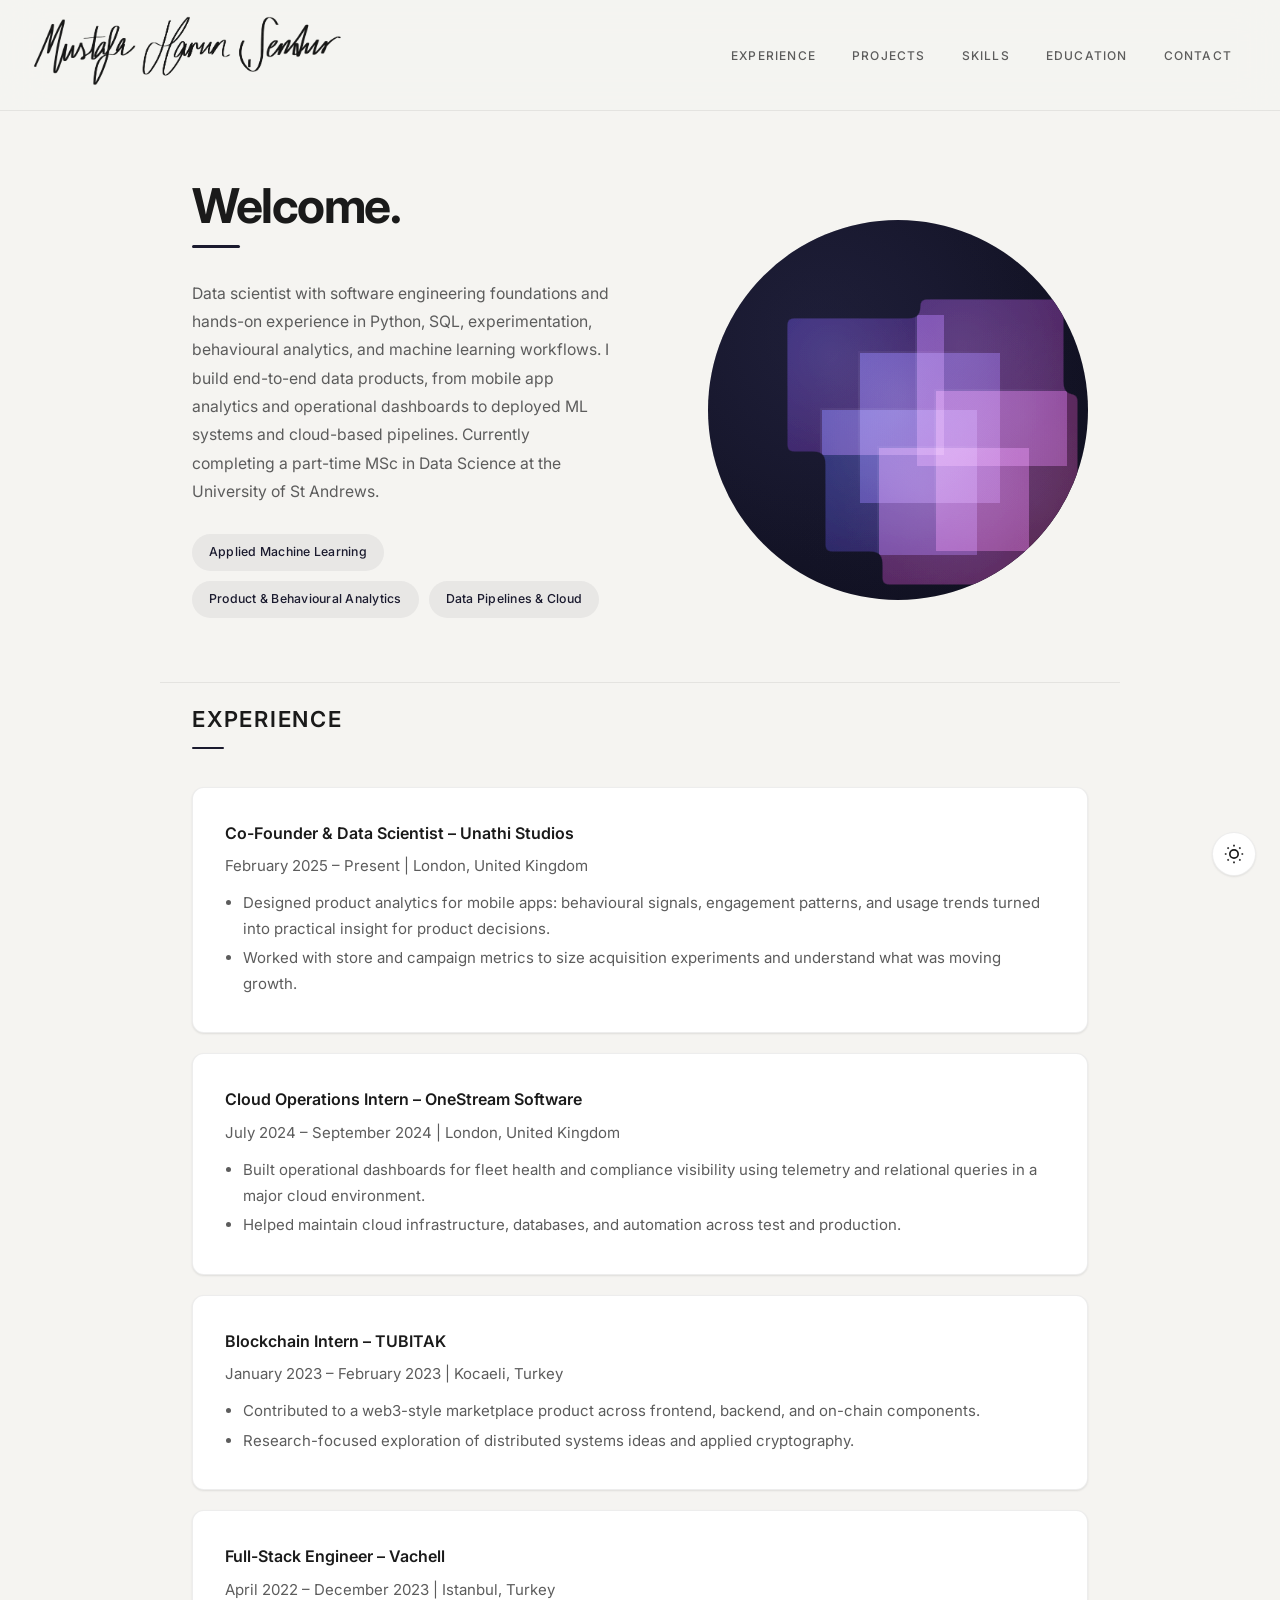
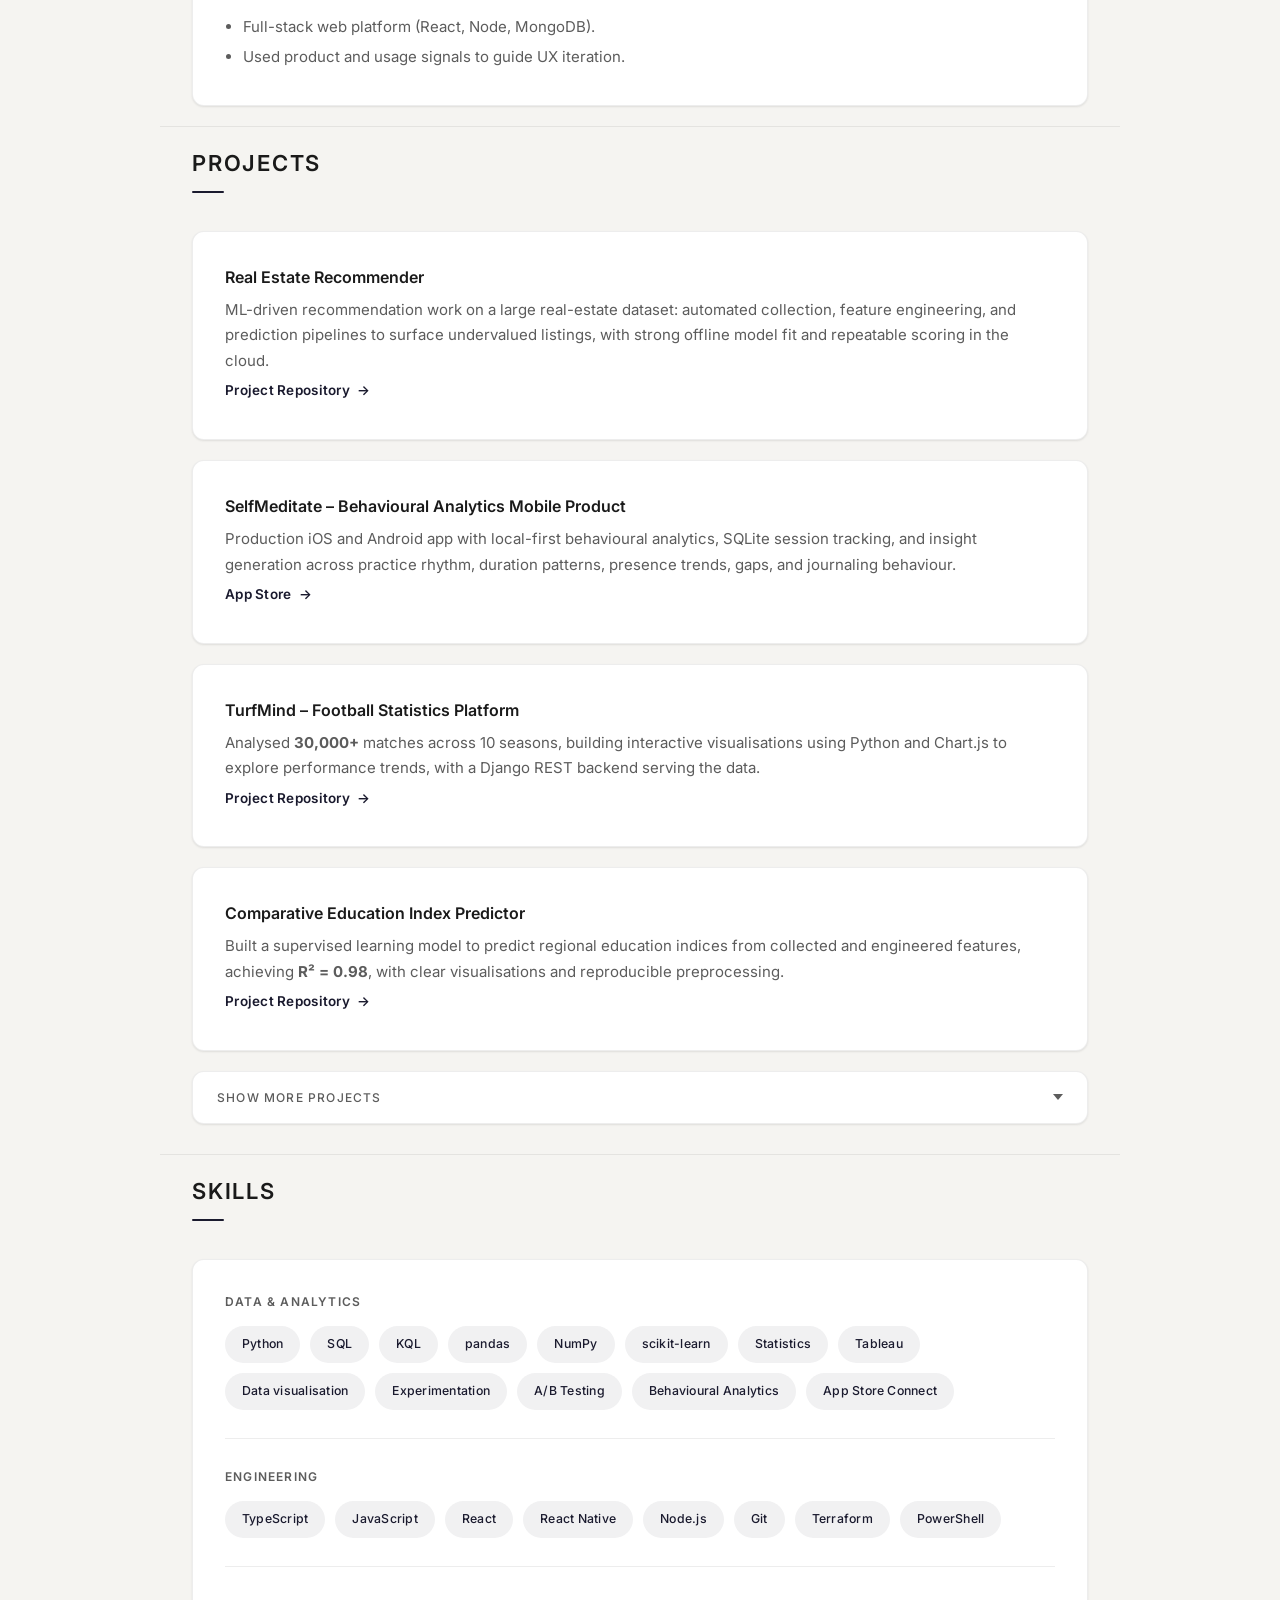
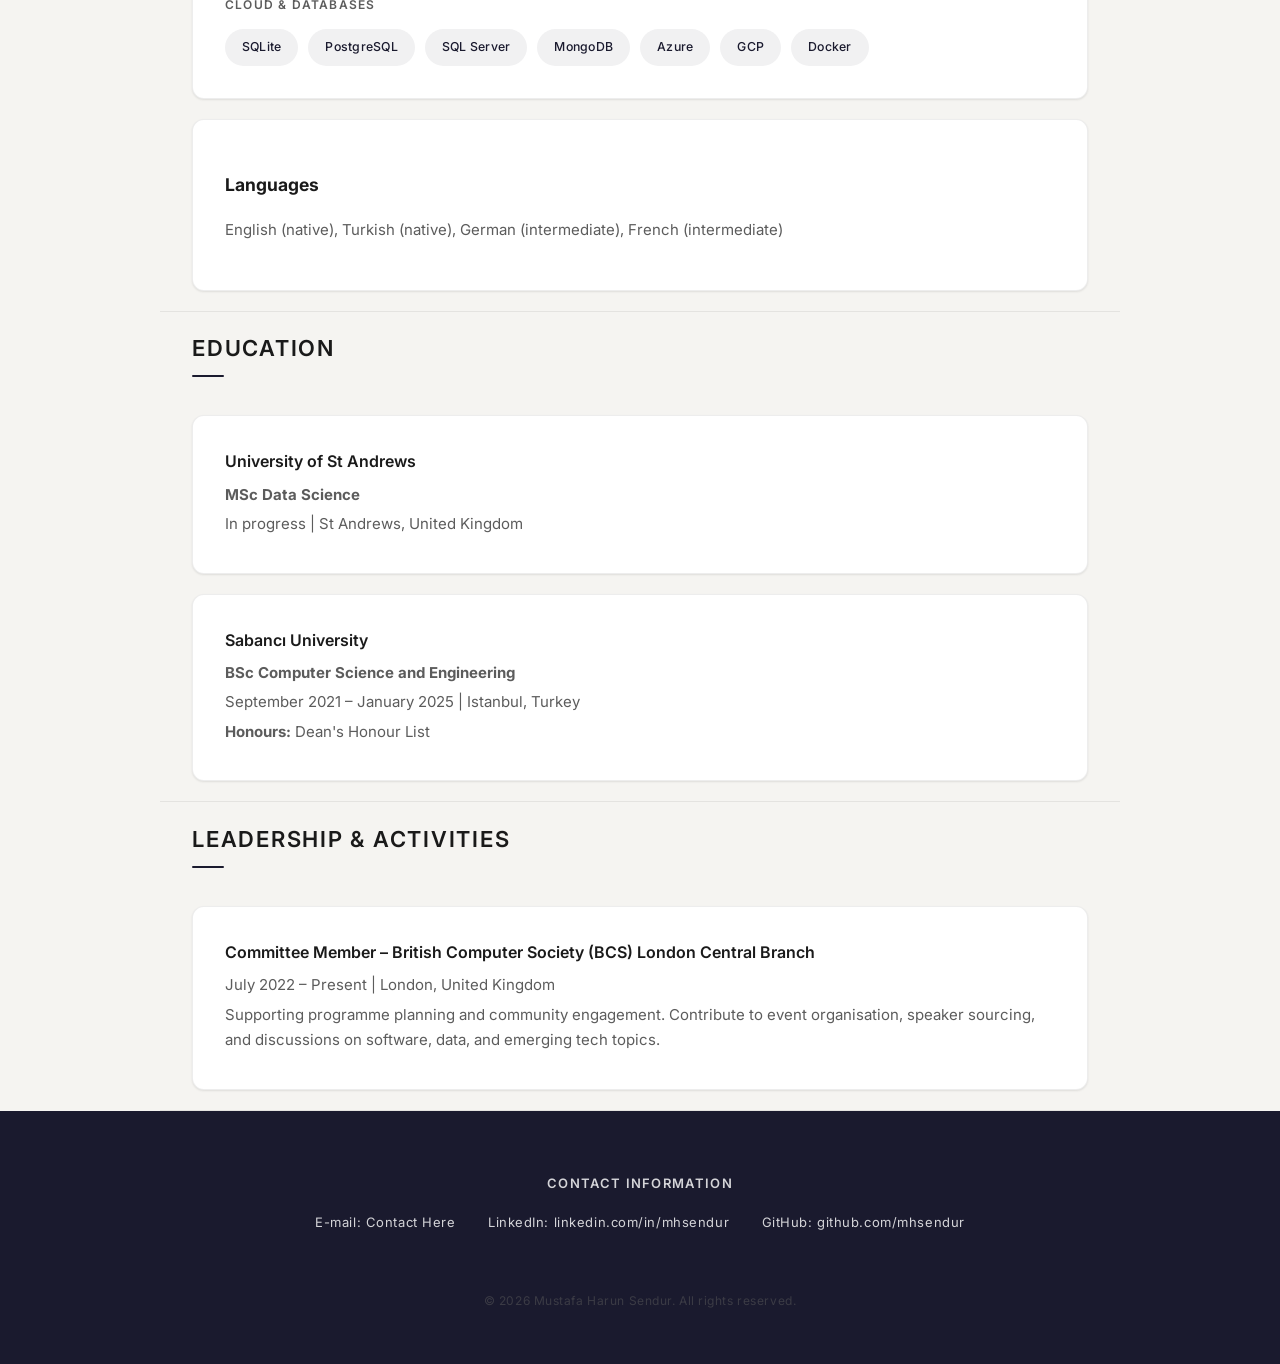
<file: index.html>
<!DOCTYPE html>
<html lang="en-GB">
<head>
    <meta charset="UTF-8">
    <meta name="viewport" content="width=device-width, initial-scale=1.0">
    <title>Mustafa Harun Sendur - Portfolio</title>
    <link rel="icon" href="/favicon.svg" type="image/svg+xml">
    <meta name="description" content="Mustafa Harun Sendur — data scientist. MSc Data Science, University of St Andrews.">
    <meta property="og:title" content="Mustafa Harun Sendur — Portfolio">
    <meta property="og:description" content="Data scientist. MSc Data Science, University of St Andrews.">
    <meta property="og:type" content="website">
    <meta property="og:url" content="https://www.mhsendur.com">
    <meta name="twitter:card" content="summary">
    <meta name="twitter:title" content="Mustafa Harun Sendur — Portfolio">
    <meta name="twitter:description" content="Data scientist. MSc Data Science, University of St Andrews.">
    <link rel="preconnect" href="https://fonts.googleapis.com">
    <link rel="preconnect" href="https://fonts.gstatic.com" crossorigin>
    <link href="https://fonts.googleapis.com/css2?family=Inter:wght@300;400;500;600;700&display=swap" rel="stylesheet">
    <link rel="stylesheet" href="style.css">
</head>
<body>
  <a href="#welcome" class="skip-link">Skip to main content</a>
  <svg style="position: absolute; width: 0; height: 0;">
    <defs>
        <filter id="goo">
            <feGaussianBlur in="SourceGraphic" stdDeviation="4" result="blur" />
            <feColorMatrix in="blur" mode="matrix" 
                values="1 0 0 0 0  
                        0 1 0 0 0  
                        0 0 1 0 0  
                        0 0 0 12 -9" result="goo" />
            <feComposite in="SourceGraphic" in2="goo" operator="atop"/>
        </filter>
    </defs>
</svg>

  <header>
    <div class="container">
        <img src="logo.png" alt="Mustafa Harun Sendur Logo">
    </div>
    
    <nav>
        <ul>
            <li><a href="#experience">Experience</a></li>
            <li><a href="#projects">Projects</a></li>
            <li><a href="#skills">Skills</a></li>
            <li><a href="#education">Education</a></li>

            <li><a href="#" onclick="window.location.href = 'mailto:' + 'sendurharun' + '@' + 'gmail.com'">Contact</a></li>
        </ul>
    </nav>
</header>


    <section id="welcome" class="container">
        <div class="welcome-content">
            <div class="welcome-grid">
                <div class="welcome-text">
                    <h1>Welcome.</h1>
                    <div class="highlight-bar"></div>
                    <p>Data scientist with software engineering foundations and hands-on experience in Python, SQL, experimentation, behavioural analytics, and machine learning workflows. I build end-to-end data products, from mobile app analytics and operational dashboards to deployed ML systems and cloud-based pipelines. Currently completing a part-time MSc in Data Science at the University of St Andrews.</p>
                    <div class="expertise-tags">
                        <span>Applied Machine Learning</span>
                        <span>Product &amp; Behavioural Analytics</span>
                        <span>Data Pipelines &amp; Cloud</span>
                    </div>
                </div>
                <div class="welcome-visual">
                    <div class="tech-sphere">
                        <div class="lava-container">
                            <div class="lava-blob"></div>
                            <div class="lava-blob"></div>
                            <div class="lava-blob"></div>
                            <div class="lava-blob"></div>
                            <div class="lava-blob"></div>
                            <div class="lava-blob"></div>
                        </div>
                    </div>
                </div>
            </div>
        </div>
    </section>
    
<!-- Experience Section -->
<section id="experience" class="container">
  <h2>Experience</h2>

<!-- Unathi Studios -->
<div class="experience-entry">
    <div class="tech-tags-container">
        <span class="tech-tag sqlite">SQLite</span>
        <span class="tech-tag sql">SQL</span>
        <span class="tech-tag analytics">Product Analytics</span>
        <span class="tech-tag typescript">TypeScript</span>
    </div>
    <h3>Co-Founder &amp; Data Scientist &ndash; Unathi Studios</h3>
    <p>February 2025 &ndash; Present | London, United Kingdom</p>
    <ul>
        <li>Designed product analytics for mobile apps: behavioural signals, engagement patterns, and usage trends turned into practical insight for product decisions.</li>
        <li>Worked with store and campaign metrics to size acquisition experiments and understand what was moving growth.</li>
    </ul>
</div>
    
<!-- OneStream Software -->
<div class="experience-entry">
    <div class="tech-tags-container">
        <span class="tech-tag azure">Azure</span>
        <span class="tech-tag kql">KQL</span>
    </div>
    <h3>Cloud Operations Intern &ndash; OneStream Software</h3>
    <p>July 2024 &ndash; September 2024 | London, United Kingdom</p>
    <ul>
        <li>Built operational dashboards for fleet health and compliance visibility using telemetry and relational queries in a major cloud environment.</li>
        <li>Helped maintain cloud infrastructure, databases, and automation across test and production.</li>
    </ul>
</div>

  <!-- TUBITAK -->
  <div class="experience-entry">
      <div class="tech-tags-container">
          <span class="tech-tag solidity">Solidity</span>
          <span class="tech-tag javascript">JavaScript</span>
      </div>
      <h3>Blockchain Intern &ndash; TUBITAK</h3>
      <p>January 2023 &ndash; February 2023 | Kocaeli, Turkey</p>
      <ul>
          <li>Contributed to a web3-style marketplace product across frontend, backend, and on-chain components.</li>
          <li>Research-focused exploration of distributed systems ideas and applied cryptography.</li>
      </ul>
  </div>
  
  <!-- Vachell -->
  <div class="experience-entry">
      <div class="tech-tags-container">
          <span class="tech-tag react">React</span>
          <span class="tech-tag nodejs">Node.js</span>
          <span class="tech-tag mongodb">MongoDB</span>
      </div>
      <h3>Full-Stack Engineer &ndash; Vachell</h3>
      <p>April 2022 &ndash; December 2023 | Istanbul, Turkey</p>
      <ul>
          <li>Full-stack web platform (React, Node, MongoDB).</li>
          <li>Used product and usage signals to guide UX iteration.</li>
      </ul>
  </div>
</section>


<!-- Projects Section -->
<section id="projects" class="container">
  <h2>Projects</h2>

  <!-- Real Estate Recommender -->
  <div class="project-entry">
      <div class="tech-tags-container">
          <span class="tech-tag python">Python</span>
      </div>
      <h3>Real Estate Recommender</h3>
      <p>ML-driven recommendation work on a large real-estate dataset: automated collection, feature engineering, and prediction pipelines to surface undervalued listings, with strong offline model fit and repeatable scoring in the cloud.</p>
      <p><a href="https://github.com/mhsendur/RealEstateTweetBot" target="_blank" rel="noopener noreferrer">Project Repository</a></p>
  </div>

  <!-- SelfMeditate -->
  <div class="project-entry">
      <div class="tech-tags-container">
          <span class="tech-tag react">React Native</span>
          <span class="tech-tag typescript">TypeScript</span>
          <span class="tech-tag sqlite">SQLite</span>
      </div>
      <h3>SelfMeditate &ndash; Behavioural Analytics Mobile Product</h3>
      <p>Production iOS and Android app with local-first behavioural analytics, SQLite session tracking, and insight generation across practice rhythm, duration patterns, presence trends, gaps, and journaling behaviour.</p>
      <p><a href="https://apps.apple.com/us/app/selfmeditate-meditation-timer/id6757534578" target="_blank" rel="noopener noreferrer">App Store</a></p>
  </div>

  <!-- TurfMind -->
  <div class="project-entry">
      <div class="tech-tags-container">
          <span class="tech-tag python">Python</span>
          <span class="tech-tag django">Django</span>
          <span class="tech-tag javascript">JavaScript</span>
      </div>
      <h3>TurfMind &ndash; Football Statistics Platform</h3>
      <p>Analysed <strong>30,000+</strong> matches across 10 seasons, building interactive visualisations using Python and Chart.js to explore performance trends, with a Django REST backend serving the data.</p>
      <p><a href="https://github.com/mhsendur/TurfMind-football-stats-coaching" target="_blank" rel="noopener noreferrer">Project Repository</a></p>
  </div>

  <!-- Comparative Education Index Predictor -->
  <div class="project-entry">
      <div class="tech-tags-container">
          <span class="tech-tag python">Python</span>
      </div>
      <h3>Comparative Education Index Predictor</h3>
      <p>Built a supervised learning model to predict regional education indices from collected and engineered features, achieving <strong>R&sup2; = 0.98</strong>, with clear visualisations and reproducible preprocessing.</p>
      <p><a href="https://github.com/mhsendur/Education-Index-in-Turkey-Before-and-After" target="_blank" rel="noopener noreferrer">Project Repository</a></p>
  </div>

  <div class="projects-more">
    <button type="button" class="other-projects-toggle" id="otherProjectsToggle" aria-expanded="false">Show more projects</button>
  </div>

  <div id="otherProjects" class="other-projects">

    <!-- kAiDB -->
    <div class="project-entry">
        <div class="tech-tags-container">
            <span class="tech-tag python">Python</span>
            <span class="tech-tag mongodb">MongoDB</span>
        </div>
        <h3>kAiDB</h3>
        <p>Designed and implemented a database-backed system for managing member profiles and events for a student AI/ML community.</p>
        <p><a href="https://github.com/mhsendur/kAiDB" target="_blank" rel="noopener noreferrer">Project Repository</a></p>
    </div>

    <!-- PistachioHut -->
    <div class="project-entry">
        <div class="tech-tags-container">
            <span class="tech-tag python">Python</span>
            <span class="tech-tag flask">Flask</span>
            <span class="tech-tag react">React</span>
        </div>
        <h3>PistachioHut &ndash; E-commerce Platform</h3>
        <p>Built a full-stack e-commerce platform with React and Flask, delivering secure authentication, product browsing, and order flows via REST APIs.</p>
        <p><a href="https://github.com/mhsendur/PistachioHut-OnlineStore" target="_blank" rel="noopener noreferrer">Project Repository</a></p>
    </div>

    <!-- Low-Latency Trading System Simulator -->
    <div class="project-entry">
        <div class="tech-tags-container">
            <span class="tech-tag cpp">C</span>
        </div>
        <h3>Low-Latency Trading System Simulator</h3>
        <p>Simulated a low-latency order matching engine to evaluate price/time priority, order book updates, and throughput/latency trade-offs.</p>
        <p><a href="https://github.com/mhsendur/LowLatencyTradingSystem" target="_blank" rel="noopener noreferrer">Project Repository</a></p>
    </div>

    <!-- Stock Price Tracker -->
    <div class="project-entry">
        <div class="tech-tags-container">
            <span class="tech-tag python">Python</span>
        </div>
        <h3>Real-time Stock Price Tracker</h3>
        <p>Built a Python desktop app that streams live market data, visualises trends, and manages watchlists.</p>
        <p><a href="https://github.com/mhsendur/StockPriceTracker" target="_blank" rel="noopener noreferrer">Project Repository</a></p>
    </div>

    <!-- ChatGPT Grade Predictor -->
    <div class="project-entry">
        <div class="tech-tags-container">
            <span class="tech-tag python">Python</span>
        </div>
        <h3>ChatGPT Grade Predictor</h3>
        <p>Built an NLP pipeline using TF-IDF and sentiment features with Random Forest regression to predict grading outcomes.</p>
        <p><a href="https://github.com/mhsendur/ChatGPT-Grade-Predictor" target="_blank" rel="noopener noreferrer">Project Repository</a></p>
    </div>

    <!-- DisasterPrep -->
    <div class="project-entry">
        <div class="tech-tags-container">
            <span class="tech-tag java">Java</span>
            <span class="tech-tag spring">Spring</span>
            <span class="tech-tag docker">Docker</span>
        </div>
        <h3>DisasterPrep</h3>
        <p>Built a full-stack preparedness app with Spring (Java) and MongoDB, containerised with Docker.</p>
        <p><a href="https://github.com/mhsendur/DisasterPrep" target="_blank" rel="noopener noreferrer">Project Repository</a></p>
    </div>

    <!-- TSP Solver -->
    <div class="project-entry">
        <div class="tech-tags-container">
            <span class="tech-tag cpp">C++</span>
        </div>
        <h3>TSP-Solver</h3>
        <p>Implemented a TSP solver using GRASP with swap-based local search to optimise route finding.</p>
        <p><a href="https://github.com/mhsendur/TSP-Solver" target="_blank" rel="noopener noreferrer">Project Repository</a></p>
    </div>

  </div>
</section>


<!-- Skills Section -->
<section id="skills" class="container">
  <h2>Skills</h2>

  <div class="skills-entry skills-categories">
      <div class="skill-group">
          <h3 class="skill-group-label">Data &amp; Analytics</h3>
          <div class="skill-pills">
              <span>Python</span><span>SQL</span><span>KQL</span><span>pandas</span><span>NumPy</span><span>scikit-learn</span><span>Statistics</span><span>Tableau</span><span>Data visualisation</span><span>Experimentation</span><span>A/B Testing</span><span>Behavioural Analytics</span><span>App Store Connect</span>
          </div>
      </div>
      <div class="skill-group">
          <h3 class="skill-group-label">Engineering</h3>
          <div class="skill-pills">
              <span>TypeScript</span><span>JavaScript</span><span>React</span><span>React Native</span><span>Node.js</span><span>Git</span><span>Terraform</span><span>PowerShell</span>
          </div>
      </div>
      <div class="skill-group">
          <h3 class="skill-group-label">Cloud &amp; Databases</h3>
          <div class="skill-pills">
              <span>SQLite</span><span>PostgreSQL</span><span>SQL Server</span><span>MongoDB</span><span>Azure</span><span>GCP</span><span>Docker</span>
          </div>
      </div>
  </div>

  <div class="skills-entry">
      <h3>Languages</h3>
      <p>English (native), Turkish (native), German (intermediate), French (intermediate)</p>
  </div>
</section>


<!-- Education Section -->
<section id="education" class="container">
  <h2>Education</h2>

  <div class="experience-entry">
    <h3>University of St Andrews</h3>
    <p><strong>MSc Data Science</strong></p>
    <p>In progress | St Andrews, United Kingdom</p>
  </div>

  <div class="experience-entry">
    <h3>Sabanc&#305; University</h3>
    <p><strong>BSc Computer Science and Engineering</strong></p>
    <p>September 2021 &ndash; January 2025 | Istanbul, Turkey</p>
    <p><strong>Honours:</strong> Dean's Honour List</p>
  </div>
</section>


<!-- Leadership Section -->
<section id="activities" class="container">
  <h2>Leadership &amp; Activities</h2>
  
  <div class="activity-entry">
      <h3>Committee Member &ndash; British Computer Society (BCS) London Central Branch</h3>
      <p>July 2022 &ndash; Present | London, United Kingdom</p>
      <p>Supporting programme planning and community engagement. Contribute to event organisation, speaker sourcing, and discussions on software, data, and emerging tech topics.</p>
  </div>
</section>


<!-- Footer -->
<footer>
  <div class="container">
    <div class="footer-content">
                <p class="contact-info-title">Contact Information</p>
          <ul>
              <li>E-mail: <a href="#" onclick="window.location.href = 'mailto:' + 'sendurharun' + '@' + 'gmail.com'">Contact Here</a></li>
              <li>LinkedIn: <a href="https://linkedin.com/in/mhsendur" target="_blank" rel="noopener noreferrer">linkedin.com/in/mhsendur</a></li>
              <li>GitHub: <a href="https://github.com/mhsendur" target="_blank" rel="noopener noreferrer">github.com/mhsendur</a></li>
          </ul>
      </div>
      <div class="footer-bottom">
          <p>&copy; 2026 Mustafa Harun Sendur. All rights reserved.</p>
      </div>
  </div>
</footer>

<!-- Theme Toggle Button -->
<button type="button" class="theme-toggle" id="themeToggle" aria-label="Toggle dark/light theme">
    <svg width="20" height="20" viewBox="0 0 24 24" fill="none" stroke="currentColor" stroke-width="2">
        <circle cx="12" cy="12" r="5"/>
        <path d="M12 1v2M12 21v2M4.22 4.22l1.42 1.42M18.36 18.36l1.42 1.42M1 12h2M21 12h2M4.22 19.78l1.42-1.42M18.36 5.64l1.42-1.42"/>
    </svg>
</button>

<script>
const themeToggle = document.getElementById('themeToggle');
const prefersDarkScheme = window.matchMedia('(prefers-color-scheme: dark)');

const currentTheme = localStorage.getItem('theme') || 
    (prefersDarkScheme.matches ? 'dark' : 'light');

document.documentElement.setAttribute('data-theme', currentTheme);

themeToggle.addEventListener('click', () => {
    const currentTheme = document.documentElement.getAttribute('data-theme');
    const newTheme = currentTheme === 'light' ? 'dark' : 'light';
    
    document.documentElement.setAttribute('data-theme', newTheme);
    localStorage.setItem('theme', newTheme);
});

prefersDarkScheme.addEventListener('change', (e) => {
    const newTheme = e.matches ? 'dark' : 'light';
    document.documentElement.setAttribute('data-theme', newTheme);
    localStorage.setItem('theme', newTheme);
});

document.getElementById('otherProjectsToggle').addEventListener('click', function() {
    const container = document.getElementById('otherProjects');
    container.classList.toggle('expanded');
    this.textContent = container.classList.contains('expanded')
        ? 'Show less'
        : 'Show more projects';
    this.setAttribute('aria-expanded', container.classList.contains('expanded'));
});
</script>

</body>
</html>
</file>
<file: style.css>
/* ============================================================
   Design System — Elegant Redesign
   ============================================================ */

/* --- Colour Palette ---------------------------------------- */
:root {
    --bg-primary: #f5f4f1;
    --bg-secondary: #eceae6;
    --text-primary: #1a1a1a;
    --text-secondary: #5c5c5c;
    --accent-color: #1a1a2e;
    --accent-light: #3b3b5c;
    --header-bg: rgba(245, 244, 241, 0.82);
    --card-bg: #ffffff;
    --card-shadow: 0 1px 3px rgba(0, 0, 0, 0.04), 0 1px 2px rgba(0, 0, 0, 0.06);
    --card-shadow-hover: 0 8px 24px rgba(0, 0, 0, 0.07);
    --border-color: rgba(0, 0, 0, 0.07);
    --highlight-bg: rgba(26, 26, 46, 0.06);
    --tag-bg: rgba(26, 26, 46, 0.06);
    --tag-text: #1a1a2e;
    --footer-bg: #1a1a2e;
    --footer-text: #d4d4d8;
    --link-color: #1a1a2e;
    --link-hover: #3b3b5c;
    --divider: rgba(0, 0, 0, 0.07);
}

[data-theme="dark"] {
    --bg-primary: #0e0e11;
    --bg-secondary: #18181b;
    --text-primary: #e4e4e7;
    --text-secondary: #a1a1aa;
    --accent-color: #a5b4fc;
    --accent-light: #c7d2fe;
    --header-bg: rgba(14, 14, 17, 0.82);
    --card-bg: #18181b;
    --card-shadow: 0 1px 3px rgba(0, 0, 0, 0.3);
    --card-shadow-hover: 0 8px 24px rgba(0, 0, 0, 0.4);
    --border-color: rgba(255, 255, 255, 0.07);
    --highlight-bg: rgba(165, 180, 252, 0.08);
    --tag-bg: rgba(165, 180, 252, 0.10);
    --tag-text: #a5b4fc;
    --footer-bg: #0e0e11;
    --footer-text: #a1a1aa;
    --link-color: #a5b4fc;
    --link-hover: #c7d2fe;
    --divider: rgba(255, 255, 255, 0.07);
}

/* --- Base -------------------------------------------------- */
*, *::before, *::after { box-sizing: border-box; }

html {
    scroll-behavior: smooth;
}

html, body {
    margin: 0;
    padding: 0;
    width: 100%;
    min-height: 100vh;
    background-color: var(--bg-primary);
    font-family: 'Inter', -apple-system, BlinkMacSystemFont, 'Segoe UI', Helvetica, Arial, sans-serif;
    color: var(--text-primary);
    font-size: 15px;
    line-height: 1.7;
    -webkit-font-smoothing: antialiased;
    -moz-osx-font-smoothing: grayscale;
}

h1, h2, h3, h4, h5, h6 { color: var(--text-primary); }
p, li { color: var(--text-secondary); }
a { color: var(--link-color); transition: color 0.2s ease; }
a:hover { color: var(--link-hover); }

/* Text selection — pale gold (light) vs electric violet (dark); explicit hex for Safari */
*::selection {
    background-color: #fde68a;
    color: #1c1917;
}

*::-moz-selection {
    background-color: #fde68a;
    color: #1c1917;
}

html[data-theme="dark"] *::selection {
    background-color: rgba(167, 139, 250, 0.52);
    color: #faf5ff;
}

html[data-theme="dark"] *::-moz-selection {
    background-color: rgba(167, 139, 250, 0.52);
    color: #faf5ff;
}

/* Footer strip: teal glass so it’s distinct on dark background */
footer *::selection {
    background-color: rgba(45, 212, 191, 0.48);
    color: #ffffff;
}

footer *::-moz-selection {
    background-color: rgba(45, 212, 191, 0.48);
    color: #ffffff;
}

html[data-theme="dark"] footer *::selection,
html[data-theme="dark"] footer *::-moz-selection {
    background-color: rgba(45, 212, 191, 0.48);
    color: #ffffff;
}

/* --- Accessibility: keyboard focus & skip link ------------- */
.skip-link {
    position: absolute;
    width: 1px;
    height: 1px;
    padding: 0;
    margin: -1px;
    overflow: hidden;
    clip: rect(0, 0, 0, 0);
    white-space: nowrap;
    border: 0;
}

.skip-link:focus-visible {
    position: fixed;
    top: 16px;
    left: 16px;
    z-index: 10000;
    width: auto;
    height: auto;
    margin: 0;
    padding: 12px 18px;
    clip: auto;
    overflow: visible;
    white-space: normal;
    background: var(--card-bg);
    color: var(--text-primary);
    border: 1px solid var(--border-color);
    border-radius: 10px;
    font-weight: 600;
    font-size: 14px;
    text-decoration: none;
    box-shadow: var(--card-shadow);
    outline: 2px solid var(--accent-color);
    outline-offset: 2px;
}

a:focus-visible,
button:focus-visible {
    outline: 2px solid var(--accent-color);
    outline-offset: 3px;
    border-radius: 4px;
}

.theme-toggle:focus-visible {
    border-radius: 50%;
    outline-offset: 4px;
}

footer a:focus-visible {
    outline-color: var(--accent-light);
}

/* --- 404 page ---------------------------------------------- */
.error-page {
    min-height: 100vh;
    display: flex;
    flex-direction: column;
    align-items: flex-start;
    justify-content: center;
    padding: 120px 32px 80px;
    max-width: 640px;
}

.error-page__code {
    margin: 0 0 8px;
    font-size: 14px;
    font-weight: 600;
    letter-spacing: 0.12em;
    text-transform: uppercase;
    color: var(--accent-color);
}

.error-page__title {
    margin: 0 0 16px;
    font-size: 28px;
    font-weight: 700;
    letter-spacing: -0.02em;
}

.error-page__text {
    margin: 0 0 28px;
    color: var(--text-secondary);
    max-width: 36em;
}

.error-page__actions {
    margin: 0;
}

.error-page__link {
    display: inline-block;
    font-weight: 600;
    text-decoration: none;
    padding: 10px 0;
    border-bottom: 2px solid var(--accent-color);
}

.error-page__link:hover {
    color: var(--link-hover);
}

/* --- Container --------------------------------------------- */
.container {
    width: 100%;
    max-width: 960px;
    margin: 0 auto;
    padding: 0 32px;
    background-color: var(--bg-primary);
}

/* --- Sections ---------------------------------------------- */
section {
    width: 100%;
    background-color: var(--bg-primary);
    padding: 72px 20px;
    border-bottom: 1px solid var(--divider);
}

section h2 {
    margin-bottom: 48px;
    font-size: 22px;
    font-weight: 600;
    color: var(--text-primary);
    text-transform: uppercase;
    letter-spacing: 0.08em;
    position: relative;
    display: inline-block;
}

section h2::after {
    content: '';
    position: absolute;
    bottom: -10px;
    left: 0;
    width: 32px;
    height: 2px;
    background: var(--accent-color);
    border-radius: 1px;
}

/* --- Header ------------------------------------------------ */
header {
    color: var(--text-primary);
    padding: 16px 0;
    position: fixed;
    width: 100%;
    top: 0;
    z-index: 1000;
    background: var(--header-bg);
    -webkit-backdrop-filter: blur(20px);
    backdrop-filter: blur(20px);
    border-bottom: 1px solid var(--divider);
    box-shadow: none;
    transition: all 0.3s ease;
    display: flex;
    justify-content: space-between;
    align-items: center;
}

[data-theme="dark"] header {
    background: var(--header-bg);
    border-bottom: 1px solid var(--divider);
}

header .container {
    background: transparent;
}

header img {
    height: 70px;
    transition: filter 0.3s ease, mix-blend-mode 0.3s ease;
    mix-blend-mode: multiply;
}

[data-theme="dark"] header img {
    filter: invert(1) brightness(100%);
    mix-blend-mode: screen;
}

header nav {
    text-align: right;
    flex: 2;
}

header nav ul {
    font-weight: 500;
    padding: 0;
    list-style: none;
    display: flex;
    justify-content: flex-end;
}

header nav ul li {
    margin: 0 18px;
}

header nav ul li:last-child {
    padding-right: 48px;
    margin-right: 0;
}

header nav ul li a {
    color: var(--text-secondary);
    text-decoration: none;
    text-transform: uppercase;
    font-size: 12px;
    font-weight: 500;
    letter-spacing: 0.1em;
    transition: color 0.2s ease;
    padding: 4px 0;
}

header nav ul li a:hover,
header nav ul li a.current {
    color: var(--text-primary);
}

/* --- Welcome / Hero ---------------------------------------- */
#welcome {
    padding-top: 140px;
    padding-bottom: 64px;
    background-color: var(--bg-primary);
}

#welcome h1 {
    font-size: 3.2em;
    color: var(--text-primary);
    margin-bottom: 4px;
    font-weight: 700;
    letter-spacing: -0.03em;
    line-height: 1.1;
}

.highlight-bar {
    width: 48px;
    height: 3px;
    background: var(--accent-color);
    margin: 12px 0 32px 0;
    border-radius: 2px;
}

.highlight-bar::after { display: none; }

#welcome p {
    font-size: 1.05em;
    line-height: 1.8;
    color: var(--text-secondary);
    margin: 20px 0;
    font-weight: 400;
    max-width: 580px;
}

.welcome-content {
    margin: 0 auto;
    padding: 0;
    overflow: hidden;
    width: 100%;
}

.welcome-grid {
    display: grid;
    gap: 48px;
    align-items: start;
}

@media only screen and (min-width: 992px) {
    .welcome-grid { grid-template-columns: 1fr 1fr; }
}

@media only screen and (max-width: 991px) {
    .welcome-grid { grid-template-columns: 1fr; }
    .welcome-visual { order: 2; }
    .welcome-text { order: 1; }
}

.welcome-text {
    position: relative;
    z-index: 2;
}

.welcome-visual {
    position: relative;
    height: 100%;
    display: flex;
    align-items: flex-start;
    justify-content: flex-end;
    padding-top: 80px;
    transition: all 0.3s ease;
}

.expertise-tags {
    display: flex;
    flex-wrap: wrap;
    gap: 10px;
    margin: 28px 0 0;
}

.expertise-tags span {
    background: var(--tag-bg);
    color: var(--tag-text);
    padding: 7px 16px;
    border-radius: 100px;
    font-size: 0.82em;
    font-weight: 500;
    letter-spacing: 0.02em;
    transition: all 0.2s ease;
    border: 1px solid transparent;
}

.expertise-tags span:hover {
    transform: translateY(-1px);
    border-color: var(--border-color);
}

/* --- Lava Sphere ------------------------------------------- */
.tech-sphere {
    width: 380px;
    height: 380px;
    position: relative;
    border-radius: 50%;
    background: radial-gradient(circle at 30% 30%, #1e1e38, #0c0c1a);
    overflow: hidden;
}

[data-theme="dark"] .tech-sphere {
    background: radial-gradient(circle at 30% 30%, #1e1e38, #0a0a14);
}

.tech-sphere::before {
    content: '';
    position: absolute;
    inset: 0;
    background:
        radial-gradient(circle at 70% 70%, rgba(26, 26, 46, 0.3) 0%, transparent 50%),
        radial-gradient(circle at 30% 30%, rgba(30, 30, 56, 0.4) 0%, transparent 60%);
    pointer-events: none;
}

.lava-container {
    filter: url(#goo);
    width: 100%;
    height: 100%;
    position: absolute;
    inset: 0;
}

.lava-blob {
    position: absolute;
    transition: transform 1.2s cubic-bezier(0.4, 0, 0.2, 1);
    mix-blend-mode: screen;
}

.lava-blob::before {
    content: '';
    position: absolute;
    inset: -2px;
    background: radial-gradient(circle at 30% 30%, rgba(200, 210, 255, 0.12), transparent 70%);
    border-radius: inherit;
    z-index: 2;
}

.lava-blob::after {
    content: '';
    position: absolute;
    inset: 0;
    background: radial-gradient(circle at 70% 70%, rgba(180, 160, 255, 0.08), transparent 60%);
    border-radius: inherit;
    z-index: 2;
}

/* HSL bases sit in blue–violet–magenta; hue-rotate() shifts them smoothly through the full spectrum */
@keyframes spectrumShift {
    from { filter: hue-rotate(0deg); }
    to   { filter: hue-rotate(360deg); }
}

.lava-blob:nth-child(1) {
    width: 160px; height: 140px; left: 20%; top: 25%;
    background: linear-gradient(135deg, hsl(250, 48%, 33%), hsl(275, 42%, 26%));
    animation:
        move1 23s infinite alternate-reverse,
        spectrumShift 58s linear infinite;
}
.lava-blob:nth-child(2) {
    width: 150px; height: 170px; left: 55%; top: 20%;
    background: linear-gradient(135deg, hsl(268, 46%, 32%), hsl(292, 40%, 25%));
    animation:
        move2 25s infinite alternate,
        spectrumShift 64s linear infinite;
}
.lava-blob:nth-child(3) {
    width: 155px; height: 145px; left: 30%; top: 50%;
    background: linear-gradient(135deg, hsl(235, 50%, 31%), hsl(258, 44%, 25%));
    animation:
        move3 27s infinite alternate-reverse,
        spectrumShift 52s linear infinite;
}
.lava-blob:nth-child(4) {
    width: 145px; height: 160px; left: 60%; top: 45%;
    background: linear-gradient(135deg, hsl(288, 44%, 30%), hsl(312, 38%, 24%));
    animation:
        move4 24s infinite alternate,
        spectrumShift 70s linear infinite;
}
.lava-blob:nth-child(5) {
    width: 140px; height: 150px; left: 40%; top: 35%;
    background: linear-gradient(135deg, hsl(242, 47%, 32%), hsl(262, 42%, 26%));
    animation:
        move5 26s infinite alternate-reverse,
        spectrumShift 61s linear infinite;
}
.lava-blob:nth-child(6) {
    width: 150px; height: 140px; left: 45%; top: 60%;
    background: linear-gradient(135deg, hsl(278, 43%, 31%), hsl(302, 40%, 25%));
    animation:
        move6 28s infinite alternate,
        spectrumShift 55s linear infinite;
}

/* --- Blob Animations --------------------------------------- */
@keyframes move1 {
    0%   { transform: translate(0, 0) rotate(0deg) scale(1);     border-radius: 70% 30% 50% 50% / 30% 60% 40% 70%; }
    15%  { transform: translate(10%, 15%) rotate(60deg) scale(0.95);  border-radius: 50% 60% 30% 70% / 40% 40% 60% 60%; }
    35%  { transform: translate(-5%, 20%) rotate(150deg) scale(1.05); border-radius: 60% 40% 70% 30% / 50% 60% 40% 50%; }
    55%  { transform: translate(-15%, 5%) rotate(220deg) scale(0.98); border-radius: 45% 55% 40% 60% / 55% 45% 60% 40%; }
    75%  { transform: translate(5%, -10%) rotate(300deg) scale(1.02); border-radius: 55% 45% 60% 40% / 40% 60% 45% 55%; }
    100% { transform: translate(0, 0) rotate(360deg) scale(1);       border-radius: 70% 30% 50% 50% / 30% 60% 40% 70%; }
}
@keyframes move2 {
    0%   { transform: translate(0, 0) rotate(0deg) scale(1);          border-radius: 60% 40% 30% 70% / 40% 30% 70% 60%; }
    20%  { transform: translate(-12%, 8%) rotate(-80deg) scale(1.03);  border-radius: 40% 60% 50% 50% / 30% 60% 40% 70%; }
    45%  { transform: translate(8%, -15%) rotate(-170deg) scale(0.97); border-radius: 55% 45% 65% 35% / 45% 55% 45% 55%; }
    65%  { transform: translate(15%, 5%) rotate(-260deg) scale(1.04);  border-radius: 45% 55% 40% 60% / 60% 40% 55% 45%; }
    85%  { transform: translate(-5%, -8%) rotate(-320deg) scale(0.96); border-radius: 50% 50% 30% 70% / 40% 40% 60% 60%; }
    100% { transform: translate(0, 0) rotate(-360deg) scale(1);        border-radius: 60% 40% 30% 70% / 40% 30% 70% 60%; }
}
@keyframes move3 {
    0%   { transform: translate(0, 0) rotate(0deg);       border-radius: 40% 60% 70% 30% / 60% 50% 50% 40%; }
    20%  { transform: translate(12%, -8%) rotate(72deg);   border-radius: 60% 40% 50% 50% / 40% 60% 40% 60%; }
    40%  { transform: translate(-8%, 12%) rotate(144deg);  border-radius: 50% 50% 60% 40% / 50% 50% 40% 60%; }
    60%  { transform: translate(-12%, -8%) rotate(216deg); border-radius: 40% 60% 50% 50% / 60% 40% 60% 40%; }
    80%  { transform: translate(8%, 12%) rotate(288deg);   border-radius: 55% 45% 40% 60% / 45% 55% 60% 40%; }
    100% { transform: translate(0, 0) rotate(360deg);      border-radius: 40% 60% 70% 30% / 60% 50% 50% 40%; }
}
@keyframes move4 {
    0%   { transform: translate(0, 0) rotate(0deg);           border-radius: 50% 60% 40% 50% / 70% 30% 40% 30%; }
    30%  { transform: translate(15%, -10%) rotate(-108deg);    border-radius: 60% 40% 50% 50% / 40% 60% 40% 60%; }
    60%  { transform: translate(-10%, -15%) rotate(-216deg);   border-radius: 40% 60% 60% 40% / 60% 40% 50% 50%; }
    100% { transform: translate(0, 0) rotate(-360deg);         border-radius: 50% 60% 40% 50% / 70% 30% 40% 30%; }
}
@keyframes move5 {
    0%   { transform: translate(0, 0) rotate(0deg);       border-radius: 45% 55% 65% 35% / 55% 45% 35% 65%; }
    25%  { transform: translate(-12%, 8%) rotate(90deg);   border-radius: 55% 45% 45% 55% / 45% 55% 55% 45%; }
    50%  { transform: translate(8%, 12%) rotate(180deg);   border-radius: 65% 35% 35% 65% / 35% 65% 65% 35%; }
    75%  { transform: translate(12%, -8%) rotate(270deg);  border-radius: 45% 55% 55% 45% / 55% 45% 45% 55%; }
    100% { transform: translate(0, 0) rotate(360deg);      border-radius: 45% 55% 65% 35% / 55% 45% 35% 65%; }
}
@keyframes move6 {
    0%   { transform: translate(0, 0) rotate(0deg);         border-radius: 65% 35% 45% 55% / 35% 65% 55% 45%; }
    20%  { transform: translate(10%, 15%) rotate(-72deg);    border-radius: 55% 45% 55% 45% / 45% 55% 45% 55%; }
    40%  { transform: translate(-15%, 10%) rotate(-144deg);  border-radius: 45% 55% 65% 35% / 55% 45% 35% 65%; }
    60%  { transform: translate(-10%, -15%) rotate(-216deg); border-radius: 35% 65% 55% 45% / 65% 35% 45% 55%; }
    80%  { transform: translate(15%, -10%) rotate(-288deg);  border-radius: 55% 45% 45% 55% / 45% 55% 55% 45%; }
    100% { transform: translate(0, 0) rotate(-360deg);       border-radius: 65% 35% 45% 55% / 35% 65% 55% 45%; }
}

/* Edge detection classes */
.lava-blob.edge-top    { animation: edgeStick 1.2s ease-in-out forwards; border-radius: 10% 10% 50% 50% / 10% 10% 50% 50%; }
.lava-blob.edge-bottom { animation: edgeStick 1.2s ease-in-out forwards; border-radius: 50% 50% 10% 10% / 50% 50% 10% 10%; }
.lava-blob.edge-left   { animation: edgeStick 1.2s ease-in-out forwards; border-radius: 10% 50% 50% 10% / 10% 50% 50% 10%; }
.lava-blob.edge-right  { animation: edgeStick 1.2s ease-in-out forwards; border-radius: 50% 10% 10% 50% / 50% 10% 10% 50%; }
@keyframes edgeStick { 0% { transform: scale(1); } 30% { transform: scale(1.05); } 100% { transform: scale(1); } }

/* --- Cards (experience / project / activity / skills) ------ */
.experience-entry,
.project-entry,
.activity-entry,
.skills-entry {
    background: var(--card-bg);
    color: var(--text-primary);
    padding: 32px;
    margin-bottom: 20px;
    border: 1px solid var(--border-color);
    border-radius: 12px;
    box-shadow: var(--card-shadow);
    transition: transform 0.25s ease, box-shadow 0.25s ease, border-color 0.25s ease;
    position: relative;
}

.experience-entry:hover,
.project-entry:hover,
.activity-entry:hover,
.skills-entry:hover {
    transform: translateY(-2px);
    box-shadow: var(--card-shadow-hover);
    border-color: var(--border-color);
}

.experience-entry h3,
.project-entry h3,
.activity-entry h3 {
    font-size: 16px;
    font-weight: 600;
    margin: 0 0 6px 0;
    color: var(--text-primary);
}

.experience-entry p,
.project-entry p,
.activity-entry p {
    margin: 4px 0;
}

.experience-entry ul,
.project-entry ul {
    margin: 12px 0 0;
    padding-left: 18px;
}

.experience-entry li,
.project-entry li {
    margin-bottom: 4px;
}

.project-entry a {
    color: var(--accent-color);
    text-decoration: none;
    font-weight: 600;
    font-size: 0.9em;
    letter-spacing: 0.02em;
}

.project-entry a:hover { text-decoration: underline; }

.project-entry a::after { content: " \2192"; margin-left: 4px; }
.project-entry a:last-child::after { content: " \2192"; }

/* --- Tech Tags --------------------------------------------- */
.tech-tags-container {
    position: absolute;
    top: 16px;
    right: 16px;
    display: flex;
    flex-wrap: wrap;
    gap: 6px;
    justify-content: flex-end;
    max-width: 50%;
    z-index: 1;
    opacity: 0;
    transition: opacity 0.25s ease;
}

.experience-entry:hover .tech-tags-container,
.project-entry:hover .tech-tags-container {
    opacity: 1;
}

.tech-tag {
    display: inline-flex;
    align-items: center;
    padding: 3px 10px;
    margin: 0;
    border-radius: 100px;
    font-size: 11px;
    font-weight: 500;
    color: white;
    letter-spacing: 0.04em;
    transition: all 0.2s ease;
    border: none;
}

.tech-tag::before {
    content: '';
    display: inline-block;
    width: 6px;
    height: 6px;
    border-radius: 50%;
    margin-right: 5px;
    background-color: rgba(255, 255, 255, 0.6);
    animation: pulse 2.5s infinite;
}

@keyframes pulse {
    0%   { box-shadow: 0 0 0 0 rgba(255, 255, 255, 0.35); }
    70%  { box-shadow: 0 0 0 3px rgba(255, 255, 255, 0); }
    100% { box-shadow: 0 0 0 0 rgba(255, 255, 255, 0); }
}

.tech-tag.typescript  { background-color: #4f5d95; }
.tech-tag.sqlite      { background-color: #4a8c6f; }
.tech-tag.python      { background-color: #4f5d95; }
.tech-tag.javascript  { background-color: #a68a3e; }
.tech-tag.react       { background-color: #4a7c96; }
.tech-tag.nodejs      { background-color: #4a8c6f; }
.tech-tag.mongodb     { background-color: #3d7a5a; }
.tech-tag.azure       { background-color: #3e6d94; }
.tech-tag.kql         { background-color: #6b4f7a; }
.tech-tag.solidity    { background-color: #5c3d6e; }
.tech-tag.express     { background-color: #3a3f47; }
.tech-tag.flask       { background-color: #5e6366; }
.tech-tag.firebase    { background-color: #a06730; }
.tech-tag.spring      { background-color: #4a8c6f; }
.tech-tag.java        { background-color: #9c4a4a; }
.tech-tag.docker      { background-color: #3e6d94; }
.tech-tag.django      { background-color: #2e7a6b; }
.tech-tag.cpp         { background-color: #6b4f7a; }
.tech-tag.sql         { background-color: #2d6a7a; }
.tech-tag.analytics   { background-color: #6b5344; }
.tech-tag.gcp         { background-color: #3d5a80; }

.tech-tag:hover { transform: translateY(-1px); }

/* --- Footer ------------------------------------------------ */
footer {
    background-color: var(--footer-bg);
    width: 100%;
    color: var(--footer-text);
    text-align: center;
    padding: 48px 0 40px;
    font-size: 14px;
    letter-spacing: 0.04em;
}

footer .container {
    background-color: var(--footer-bg);
    display: flex;
    flex-direction: column;
    align-items: center;
    justify-content: center;
}

footer .footer-content {
    margin-bottom: 24px;
}

footer .footer-content p.contact-info-title {
    margin-bottom: 16px;
    font-size: 13px;
    font-weight: 600;
    text-transform: uppercase;
    letter-spacing: 0.1em;
    color: var(--footer-text);
}

footer ul {
    list-style: none;
    padding: 0;
    text-align: center;
}

footer ul li {
    display: inline-block;
    margin: 0 14px;
    font-size: 13px;
}

footer ul li,
footer ul li a {
    color: var(--footer-text);
}

footer ul li a {
    text-decoration: none;
    transition: opacity 0.2s ease;
    font-weight: 400;
}

footer ul li a:hover {
    opacity: 0.7;
    text-decoration: underline;
    color: var(--footer-text);
}

footer .footer-bottom {
    font-size: 12px;
    color: var(--footer-text);
    opacity: 0.5;
    margin-top: 8px;
}

/* --- Theme Toggle ------------------------------------------ */
.theme-toggle {
    position: fixed;
    bottom: 24px;
    right: 24px;
    background: var(--card-bg);
    color: var(--text-primary);
    border: 1px solid var(--border-color);
    border-radius: 50%;
    width: 44px;
    height: 44px;
    cursor: pointer;
    box-shadow: var(--card-shadow);
    z-index: 1000;
    display: flex;
    align-items: center;
    justify-content: center;
    transition: all 0.2s ease;
}

.theme-toggle:hover {
    transform: scale(1.08);
    box-shadow: var(--card-shadow-hover);
}

/* --- Projects Toggle --------------------------------------- */
.projects-more {
    margin: 10px 0 30px;
}

.other-projects-toggle {
    display: flex;
    align-items: center;
    justify-content: space-between;
    width: 100%;
    box-sizing: border-box;
    margin: 0;
    padding: 18px 24px;
    background: var(--card-bg);
    color: var(--text-secondary);
    border: 1px solid var(--border-color);
    border-radius: 12px;
    box-shadow: var(--card-shadow);
    font-family: inherit;
    font-size: 12px;
    font-weight: 500;
    text-transform: uppercase;
    letter-spacing: 0.1em;
    cursor: pointer;
    transition: transform 0.25s ease, box-shadow 0.25s ease, color 0.25s ease;
}

.other-projects-toggle::after {
    content: '';
    width: 0;
    height: 0;
    margin-left: 16px;
    flex-shrink: 0;
    border-left: 5px solid transparent;
    border-right: 5px solid transparent;
    border-top: 6px solid currentColor;
    transition: transform 0.25s ease;
}

.other-projects-toggle[aria-expanded="true"]::after {
    transform: rotate(180deg);
}

.other-projects-toggle:hover {
    transform: translateY(-2px);
    box-shadow: var(--card-shadow-hover);
    color: var(--text-primary);
}

.other-projects {
    max-height: 0;
    overflow: hidden;
    transition: max-height 0.5s ease, opacity 0.3s ease;
    opacity: 0;
}

.other-projects.expanded {
    max-height: 3000px;
    opacity: 1;
}

/* --- Skills ------------------------------------------------ */
.skills-categories {
    display: flex;
    flex-direction: column;
    gap: 0;
}

.skills-categories .skill-group:not(:last-child) {
    padding-bottom: 28px;
    margin-bottom: 28px;
    border-bottom: 1px solid var(--divider);
}

.skill-group-label {
    font-size: 12px;
    font-weight: 600;
    text-transform: uppercase;
    letter-spacing: 0.1em;
    color: var(--text-secondary);
    margin: 0 0 14px 0;
}

.skill-pills {
    display: flex;
    flex-wrap: wrap;
    gap: 10px;
}

.skill-pills span {
    background: var(--tag-bg);
    color: var(--tag-text);
    padding: 7px 16px;
    border-radius: 100px;
    font-size: 0.82em;
    font-weight: 500;
    letter-spacing: 0.02em;
    transition: all 0.2s ease;
    border: 1px solid transparent;
}

.skill-pills span:hover {
    transform: translateY(-1px);
    border-color: var(--border-color);
}

/* ============================================================
   Responsive
   ============================================================ */

/* Large (1200+) */
@media only screen and (min-width: 1200px) {
    .container { padding: 0 32px; }
    .tech-sphere { width: 380px; height: 380px; }
    .welcome-visual { justify-content: flex-end; padding-top: 80px; }
}

/* Medium-large (992–1199) */
@media only screen and (max-width: 1199px) {
    .tech-sphere { width: 330px; height: 330px; }
}

/* Medium (768–991) */
@media only screen and (max-width: 991px) {
    .tech-sphere { width: 280px; height: 280px; }
    .welcome-visual { justify-content: center; padding-top: 36px; }
    .welcome-grid { grid-template-columns: 1fr; }
    .lava-blob { transform: scale(0.75); }
}

/* Tablet (768) */
@media only screen and (max-width: 768px) {
    #welcome { padding-top: 140px; padding-bottom: 56px; }
    #welcome h1 { font-size: 2.6em; }
    .welcome-visual { display: none; }
    .expertise-tags { gap: 8px; }
    .expertise-tags span { padding: 6px 12px; font-size: 0.78em; }
    .tech-tags-container {
        position: relative; top: 0; right: 0;
        margin-bottom: 12px; max-width: 100%;
    }
    .experience-entry, .project-entry { padding: 24px; margin-bottom: 16px; }
}

/* Small (601–767) — sphere already hidden at 768 */

/* Mobile (≤600) */
@media only screen and (max-width: 600px) {
    .error-page {
        padding: 100px 16px 60px;
    }

    header {
        padding: 12px 0;
        position: relative;
    }
    header img { height: 45px; }
    header nav ul {
        flex-direction: column;
        align-items: center;
        gap: 2px;
    }
    header nav ul li { font-size: 14px; margin: 3px 0; }
    header nav ul li a { padding: 2px 0; }
    header nav ul li:last-child { padding-right: 0; margin-right: 0; margin-bottom: 20px; }
    #welcome { padding-top: 12px; }
    #welcome h1 { font-size: 2.2em; }
    #welcome p { font-size: 1em; line-height: 1.6; }
    .container, section { width: 100%; padding: 0 16px; margin: auto; }
    section { padding: 40px 16px; }
    section h2 { font-size: 18px; }
    .experience-entry h3, .project-entry h3, .activity-entry h3, .skills-entry h3 { font-size: 15px; }
    .experience-entry, .project-entry, .activity-entry, .skills-entry { padding: 20px; }
    .experience-entry:hover, .project-entry:hover, .activity-entry:hover, .skills-entry:hover { transform: none; }
    .welcome-grid { grid-template-columns: 1fr; gap: 20px; }
    header, footer, header .container, footer .container {
        width: 100%; padding-left: 16px; padding-right: 16px;
    }
    footer { padding: 28px 0; }
    footer .container { flex-direction: column; align-items: stretch; padding: 20px 16px; }
    footer .footer-content, footer .footer-bottom { padding: 8px 0; }
    footer ul li { margin: 4px 10px; }
    footer .footer-bottom { margin-top: 16px; font-size: 11px; }
}

@media only screen and (min-width: 601px) {
    header { position: fixed; }
    #welcome { padding-top: 140px; }
}

/* Extra small (≤375) */
@media only screen and (max-width: 375px) {
    .tech-tag { font-size: 9px; padding: 2px 6px; }
    .expertise-tags span { padding: 4px 8px; font-size: 0.72em; }
    h1 { font-size: 1.75em; }
}

/* Short viewports */
@media screen and (max-height: 700px) {
    #welcome { padding-top: 80px; padding-bottom: 40px; }
    .tech-sphere { width: 180px; height: 180px; }
}

/* Landscape short */
@media screen and (orientation: landscape) and (max-height: 600px) {
    .tech-sphere { width: 150px; height: 150px; }
    .welcome-visual { padding-top: 16px; }
}

@media screen and (orientation: landscape) and (max-height: 500px) {
    #welcome { padding-top: 60px; }
    .welcome-grid { grid-template-columns: 1fr 1fr; gap: 20px; }
    .tech-sphere { width: 140px; height: 140px; }
}

/* Print */
@media print {
    .tech-sphere, .lava-blob { display: none; }
    .tech-tags-container { position: static; margin: 10px 0; }
    a[href]:after { content: " (" attr(href) ")"; }
}

/* --- Global Transitions ------------------------------------ */
body,
.container,
section,
.experience-entry,
.project-entry,
.activity-entry,
.skills-entry,
header,
header img {
    transition: background-color 0.3s ease, color 0.3s ease, border-color 0.3s ease, box-shadow 0.3s ease;
}
</file>
